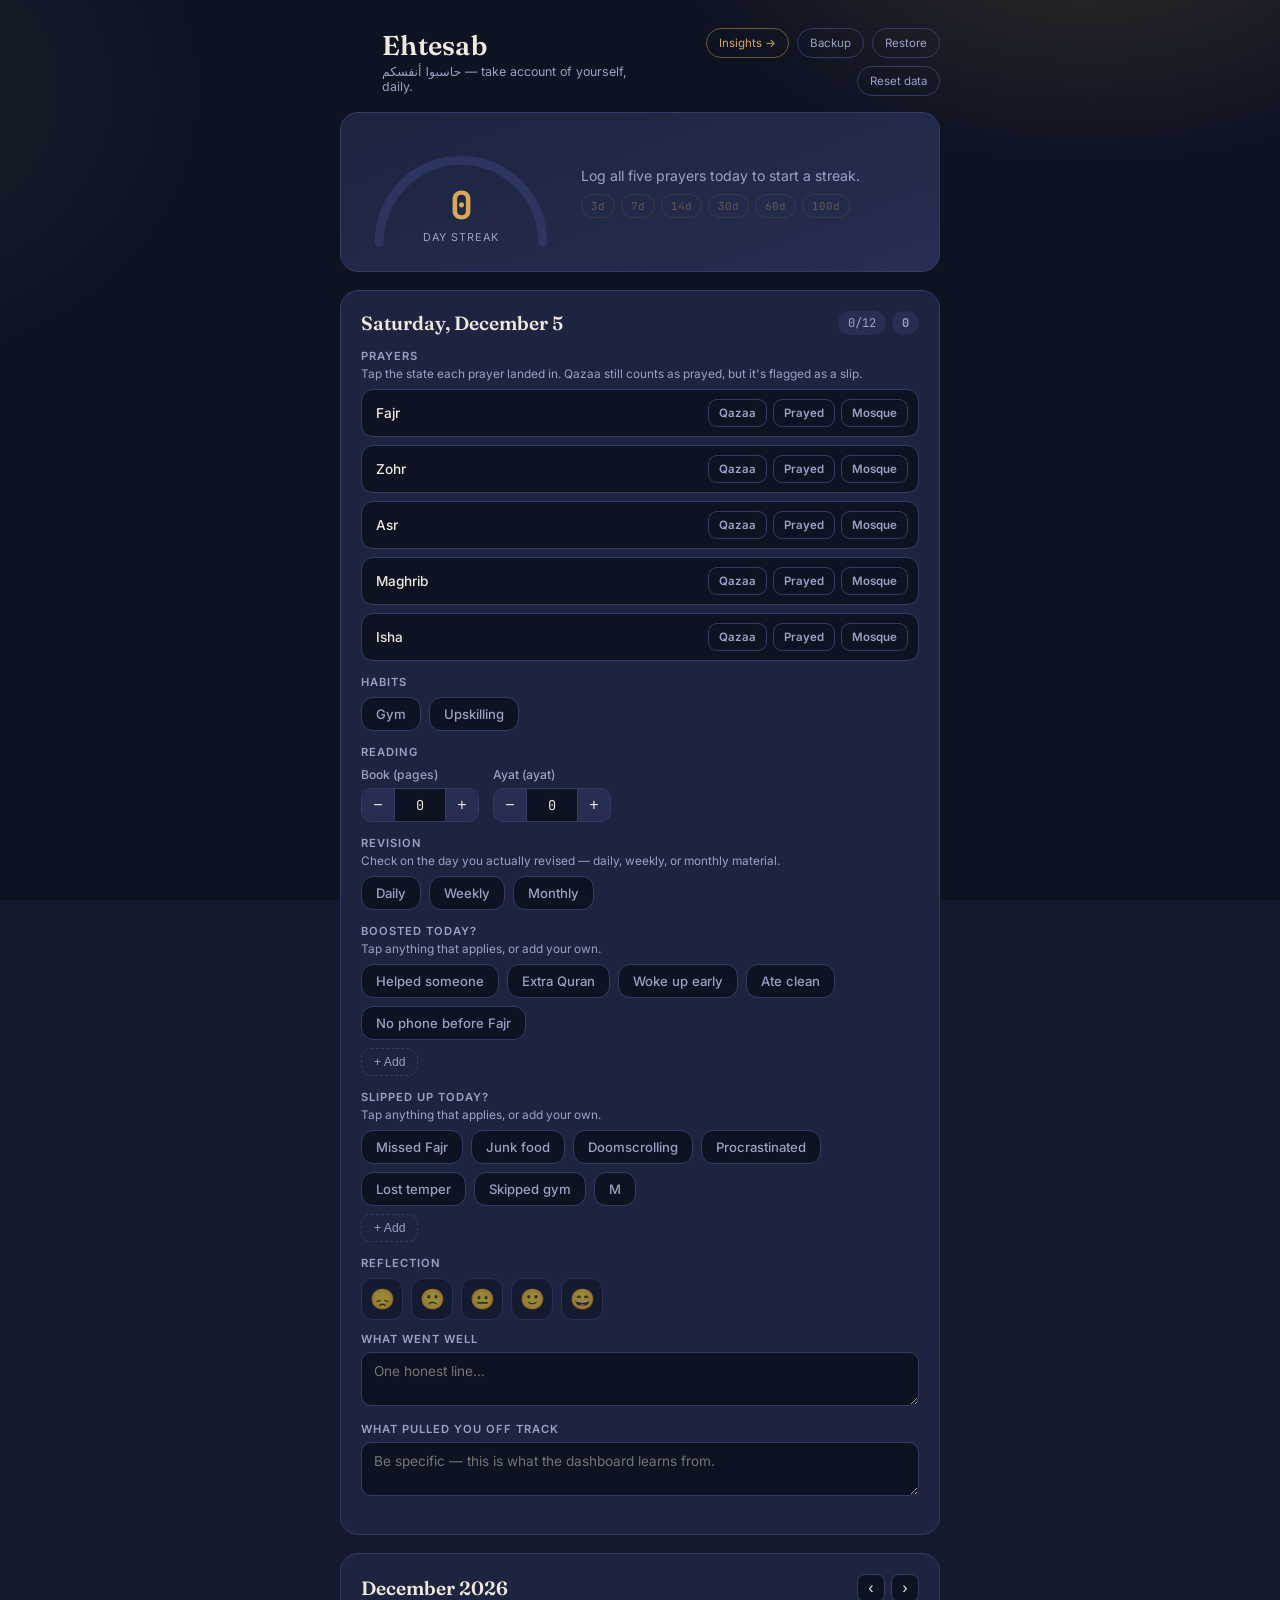
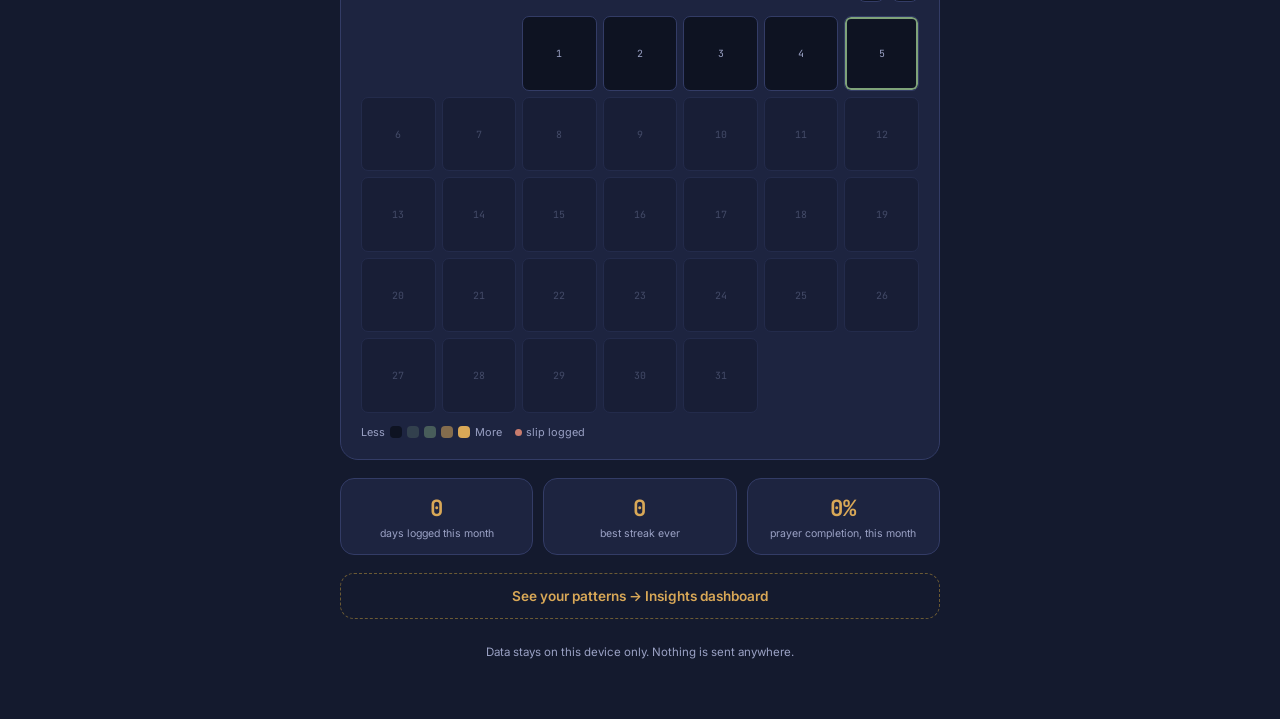
<file: index.html>
<!DOCTYPE html>
<html lang="en">
<head>
<meta charset="UTF-8">
<meta name="viewport" content="width=device-width, initial-scale=1, viewport-fit=cover">
<title>Ehtesab — Daily Tracker</title>
<meta name="theme-color" content="#141A2E">
<link rel="manifest" href="manifest.json">
<link rel="icon" href="icons/icon-192.svg" type="image/svg+xml">
<link rel="apple-touch-icon" href="icons/icon-192.svg">
<link rel="preconnect" href="https://fonts.googleapis.com">
<link rel="preconnect" href="https://fonts.gstatic.com" crossorigin>
<link href="https://fonts.googleapis.com/css2?family=Fraunces:opsz,wght@9..144,400;9..144,500;9..144,600&family=Inter:wght@400;500;600;700&family=JetBrains+Mono:wght@500;700&display=swap" rel="stylesheet">
<link rel="stylesheet" href="style.css">
</head>
<body>

<div class="sky" aria-hidden="true"></div>

<header class="topbar">
  <div class="brand">
    <span class="crescent" aria-hidden="true">
      <svg viewBox="0 0 40 40"><path d="M24 4a16 16 0 1 0 0 32 13 13 0 0 1 0-32z"/></svg>
    </span>
    <div>
      <h1>Ehtesab</h1>
      <p class="tagline">حاسبوا أنفسكم — take account of yourself, daily.</p>
    </div>
  </div>
  <div class="topbar-actions">
    <a href="insights.html" class="ghost-btn accent-btn">Insights →</a>
    <button id="exportBtn" class="ghost-btn" title="Download a backup of all your data">Backup</button>
    <button id="importBtn" class="ghost-btn" title="Restore data from a backup file">Restore</button>
    <input type="file" id="importFile" accept="application/json" style="display:none;">
    <button id="resetBtn" class="ghost-btn" title="Clear all data on this device">Reset data</button>
  </div>
</header>

<main>

  <!-- SIGNATURE ELEMENT: streak arc -->
  <section class="streak-panel" aria-label="Current streak">
    <div class="streak-arc-wrap">
      <svg class="streak-arc" viewBox="0 0 220 130" aria-hidden="true">
        <path id="arcTrack" d="M20,120 A90,90 0 0 1 200,120" />
        <path id="arcFill" d="M20,120 A90,90 0 0 1 200,120" />
      </svg>
      <div class="streak-number">
        <span id="streakCount">0</span>
        <label>day streak</label>
      </div>
    </div>
    <div class="streak-meta">
      <p id="streakMessage">Complete today's five to light the arc.</p>
      <div class="badges" id="badgeRow"></div>
    </div>
  </section>

  <!-- TODAY CHECK-IN -->
  <section class="card" id="checkinCard" aria-label="Daily check-in">
    <div class="card-head">
      <h2 id="todayLabel">Today</h2>
      <div class="pill-group">
        <span class="pill" id="todayProgress">0/12</span>
        <span class="pill score-pill neutral" id="todayScore">+0</span>
      </div>
    </div>

    <p class="readonly-note" id="readonlyNote" style="display:none;">📖 Read-only — this day is outside the 7-day edit window. Tap a date within the last 7 days on the calendar below to edit.</p>

    <div class="group">
      <h3 class="group-label">Prayers</h3>
      <p class="group-hint">Tap the state each prayer landed in. Qazaa still counts as prayed, but it's flagged as a slip.</p>
      <div class="prayer-list" id="prayerList"></div>
    </div>

    <div class="group">
      <h3 class="group-label">Habits</h3>
      <div class="chip-row" id="habitRow"></div>
    </div>

    <div class="group">
      <h3 class="group-label">Reading</h3>
      <div class="reading-row" id="readingRow"></div>
    </div>

    <div class="group">
      <h3 class="group-label">Revision</h3>
      <p class="group-hint">Check on the day you actually revised — daily, weekly, or monthly material.</p>
      <div class="chip-row" id="revisionRow"></div>
    </div>

    <div class="group">
      <h3 class="group-label">Boosted today?</h3>
      <p class="group-hint">Tap anything that applies, or add your own.</p>
      <div class="chip-row positive-row" id="positiveRow"></div>
      <button id="addPositiveBtn" class="add-chip-btn" type="button">+ Add</button>
    </div>

    <div class="group">
      <h3 class="group-label">Slipped up today?</h3>
      <p class="group-hint">Tap anything that applies, or add your own.</p>
      <div class="chip-row negative-row" id="negativeRow"></div>
      <button id="addNegativeBtn" class="add-chip-btn" type="button">+ Add</button>
    </div>

    <div class="group reflection-block">
      <h3 class="group-label">Reflection</h3>
      <div class="mood-row" id="moodRow"></div>
      <label class="reflection-label" for="winField">What went well</label>
      <textarea id="winField" placeholder="One honest line…" rows="2"></textarea>
      <label class="reflection-label" for="slipField">What pulled you off track</label>
      <textarea id="slipField" placeholder="Be specific — this is what the dashboard learns from." rows="2"></textarea>
    </div>
  </section>

  <!-- MONTH MOSAIC -->
  <section class="card" aria-label="Monthly overview">
    <div class="card-head">
      <h2 id="monthLabel">This month</h2>
      <div class="nav-btns">
        <button id="prevMonth" class="icon-btn" aria-label="Previous month">‹</button>
        <button id="nextMonth" class="icon-btn" aria-label="Next month">›</button>
      </div>
    </div>
    <div class="mosaic" id="mosaicGrid"></div>
    <div class="mosaic-legend">
      <span>Less</span>
      <span class="legend-cell l0"></span>
      <span class="legend-cell l1"></span>
      <span class="legend-cell l2"></span>
      <span class="legend-cell l3"></span>
      <span class="legend-cell l4"></span>
      <span>More</span>
      <span class="legend-dot-note"><span class="legend-dot"></span> slip logged</span>
    </div>
  </section>

  <!-- STATS -->
  <section class="stats-row">
    <div class="stat-card">
      <span class="stat-num" id="statMonthDays">0</span>
      <span class="stat-label">days logged this month</span>
    </div>
    <div class="stat-card">
      <span class="stat-num" id="statBestStreak">0</span>
      <span class="stat-label">best streak ever</span>
    </div>
    <div class="stat-card">
      <span class="stat-num" id="statPrayerRate">0%</span>
      <span class="stat-label">prayer completion, this month</span>
    </div>
  </section>

  <a href="insights.html" class="insights-cta">See your patterns → Insights dashboard</a>

</main>

<footer>
  <p>Data stays on this device only. Nothing is sent anywhere.</p>
</footer>

<script src="app.js"></script>
<script>
if ('serviceWorker' in navigator) {
  window.addEventListener('load', () => {
    navigator.serviceWorker.register('sw.js').catch(() => {});
  });
}
</script>
</body>
</html>
</file>
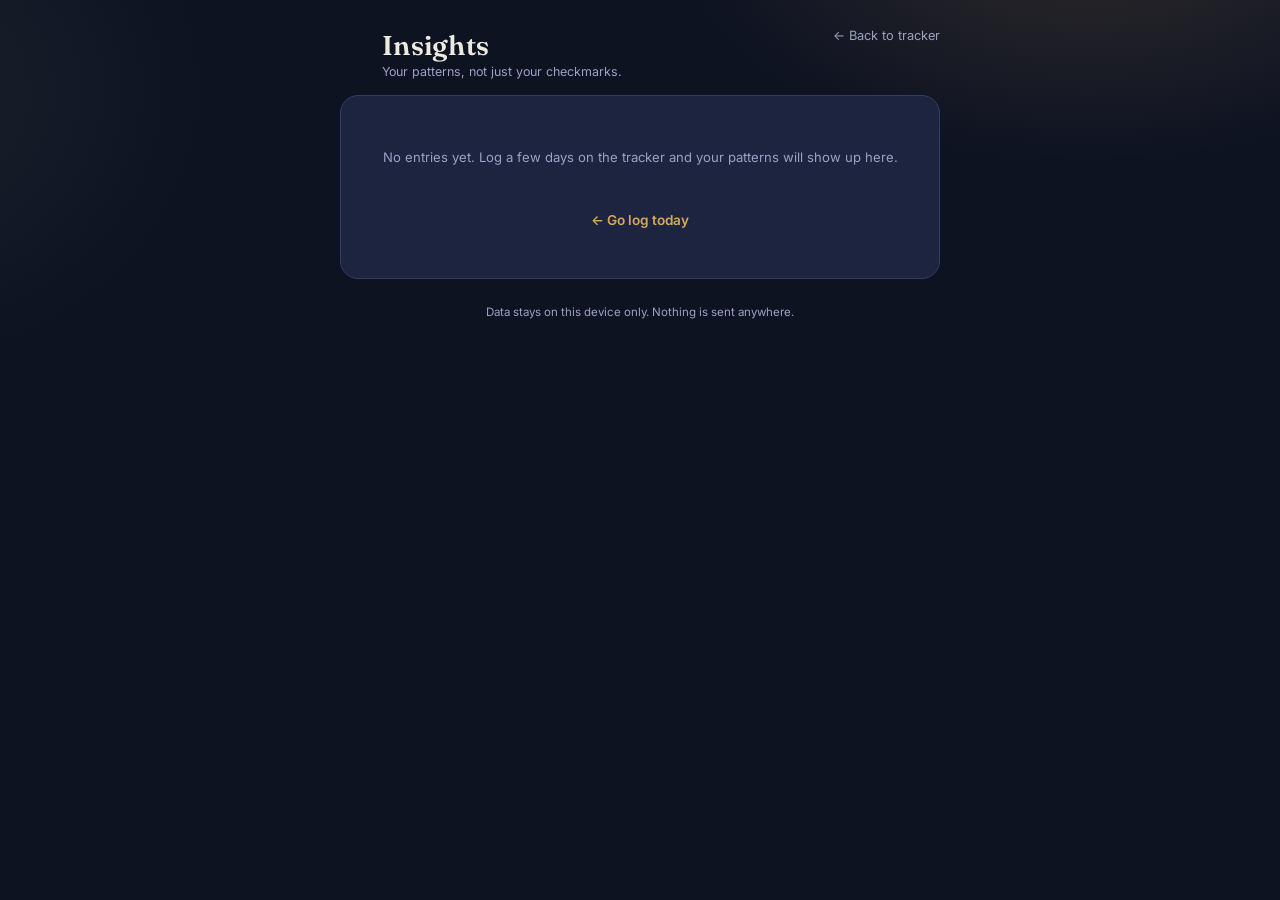
<file: insights.html>
<!DOCTYPE html>
<html lang="en">
<head>
<meta charset="UTF-8">
<meta name="viewport" content="width=device-width, initial-scale=1, viewport-fit=cover">
<title>Insights — Ehtesab</title>
<meta name="theme-color" content="#141A2E">
<link rel="manifest" href="manifest.json">
<link rel="icon" href="icons/icon-192.svg" type="image/svg+xml">
<link rel="apple-touch-icon" href="icons/icon-192.svg">
<link rel="preconnect" href="https://fonts.googleapis.com">
<link rel="preconnect" href="https://fonts.gstatic.com" crossorigin>
<link href="https://fonts.googleapis.com/css2?family=Fraunces:opsz,wght@9..144,400;9..144,500;9..144,600&family=Inter:wght@400;500;600;700&family=JetBrains+Mono:wght@500;700&display=swap" rel="stylesheet">
<link rel="stylesheet" href="style.css">
</head>
<body>

<div class="sky" aria-hidden="true"></div>

<header class="topbar">
  <div class="brand">
    <span class="crescent" aria-hidden="true">
      <svg viewBox="0 0 40 40"><path d="M24 4a16 16 0 1 0 0 32 13 13 0 0 1 0-32z"/></svg>
    </span>
    <div>
      <h1>Insights</h1>
      <p class="tagline">Your patterns, not just your checkmarks.</p>
    </div>
  </div>
  <a href="index.html" class="back-link">← Back to tracker</a>
</header>

<main>

  <section class="insight-callout" aria-label="Auto-generated insights">
    <h2>What your data is telling you</h2>
    <ul class="insight-list" id="insightList"></ul>
  </section>

  <section class="card" aria-label="Net score">
    <div class="card-head"><h2>Net score</h2></div>
    <div class="month-compare" id="monthCompare"></div>
    <div class="score-trend" id="scoreTrend" style="margin-bottom:22px;"></div>
  </section>

  <section class="card" aria-label="Per-habit streaks">
    <div class="card-head"><h2>Streaks by habit</h2></div>
    <div class="streak-list" id="streakList"></div>
  </section>

  <section class="card" aria-label="Per-prayer breakdown">
    <div class="card-head"><h2>Prayer breakdown</h2></div>
    <div id="prayerBreakdownRows"></div>
    <div class="pb-legend">
      <span><span class="pb-swatch" style="background:var(--gold)"></span>Mosque</span>
      <span><span class="pb-swatch" style="background:var(--sage)"></span>Prayed</span>
      <span><span class="pb-swatch" style="background:var(--rose)"></span>Qazaa</span>
    </div>
  </section>

  <section class="card" aria-label="Weekly rhythm">
    <div class="card-head"><h2>Weekly rhythm</h2></div>

    <div class="weekday-block">
      <div class="weekday-title"><span>Gym</span><span class="sub" id="gymRateLabel"></span></div>
      <div class="weekday-bars" id="gymBars"></div>
    </div>

    <div class="weekday-block">
      <div class="weekday-title"><span>Upskilling</span><span class="sub" id="upskillRateLabel"></span></div>
      <div class="weekday-bars" id="upskillBars"></div>
    </div>

    <div class="weekday-block">
      <div class="weekday-title"><span>Prayers on time</span><span class="sub">prayed or mosque</span></div>
      <div class="weekday-bars" id="onTimeBars"></div>
    </div>

    <div class="weekday-block">
      <div class="weekday-title"><span>Qazaa rate</span><span class="sub muted-note">higher = worse</span></div>
      <div class="weekday-bars" id="qazaaBars"></div>
    </div>

    <div class="weekday-block">
      <div class="weekday-title"><span>Daily revision</span><span class="sub" id="revisionRateLabel"></span></div>
      <div class="weekday-bars" id="revisionBars"></div>
    </div>
  </section>

  <section class="card" aria-label="Revision totals">
    <div class="card-head"><h2>Revision totals, this month</h2></div>
    <div class="stats-row" id="revisionStats"></div>
  </section>

  <section class="card" aria-label="Slip patterns">
    <div class="card-head"><h2>Most frequent slips</h2></div>
    <div class="tag-freq-list" id="tagFreqList"></div>
  </section>

  <section class="card" aria-label="Boost patterns">
    <div class="card-head"><h2>Most frequent boosts</h2></div>
    <div class="tag-freq-list" id="posFreqList"></div>
  </section>

  <section class="card" aria-label="Mood, last 14 days">
    <div class="card-head"><h2>Mood — last 14 days</h2></div>
    <div class="mood-sparkline" id="moodSpark"></div>
  </section>

  <section class="card" aria-label="Reading totals">
    <div class="card-head"><h2>Reading totals, this month</h2></div>
    <div class="stats-row" id="readingStats"></div>
  </section>

  <section class="card" aria-label="Monthly report" id="monthlyReportCard">
    <div class="card-head">
      <h2 id="reportMonthLabel">Monthly Report</h2>
      <div class="nav-btns">
        <button id="prevReportMonth" class="icon-btn" aria-label="Previous month">‹</button>
        <button id="nextReportMonth" class="icon-btn" aria-label="Next month">›</button>
      </div>
    </div>

    <div class="stats-row" id="reportSummaryStats"></div>

    <h3 class="report-subhead">Prayer breakdown</h3>
    <div id="reportPrayerBreakdown"></div>
    <div class="pb-legend">
      <span><span class="pb-swatch" style="background:var(--gold)"></span>Mosque</span>
      <span><span class="pb-swatch" style="background:var(--sage)"></span>Prayed</span>
      <span><span class="pb-swatch" style="background:var(--rose)"></span>Qazaa</span>
    </div>

    <h3 class="report-subhead">Top slips</h3>
    <div class="tag-freq-list" id="reportSlips"></div>

    <h3 class="report-subhead">Top boosts</h3>
    <div class="tag-freq-list" id="reportBoosts"></div>

    <h3 class="report-subhead">Reading &amp; revision</h3>
    <div class="stats-row" id="reportReadingRevision"></div>

    <div class="report-export-row">
      <button id="exportExcelBtn" class="ghost-btn accent-btn" type="button">Export Excel</button>
      <button id="exportImageBtn" class="ghost-btn accent-btn" type="button">Export Image</button>
    </div>
    <p class="export-status" id="exportStatus"></p>
  </section>

</main>

<footer>
  <p>Data stays on this device only. Nothing is sent anywhere.</p>
</footer>

<script src="insights.js"></script>
</body>
</html>
</file>
<file: style.css>
:root{
  --bg:            #141A2E;
  --bg-deep:       #0E1322;
  --surface:       #1D2440;
  --surface-2:     #262E52;
  --line:          #333c66;
  --text:          #EFEAE0;
  --text-muted:    #9AA1C4;
  --gold:          #D9A857;
  --gold-soft:     #6b5a34;
  --sage:          #7FA37A;
  --rose:          #C97C6D;
  --radius:        18px;
  --serif: 'Fraunces', Georgia, serif;
  --sans:  'Inter', system-ui, sans-serif;
  --mono:  'JetBrains Mono', ui-monospace, monospace;
}

*{ box-sizing:border-box; }

body{
  margin:0;
  min-height:100vh;
  background:var(--bg);
  color:var(--text);
  font-family:var(--sans);
  padding-bottom:48px;
  position:relative;
  overflow-x:hidden;
}

/* ambient dawn-sky wash behind everything */
.sky{
  position:fixed; inset:0; z-index:-1;
  background:
    radial-gradient(700px 420px at 85% -10%, rgba(217,168,87,0.16), transparent 60%),
    radial-gradient(600px 500px at -10% 10%, rgba(127,163,122,0.10), transparent 55%),
    var(--bg-deep);
}

/* ---------- topbar ---------- */
.topbar{
  display:flex;
  align-items:flex-start;
  justify-content:space-between;
  padding:28px 20px 8px;
  max-width:640px;
  margin:0 auto;
}
.brand{ display:flex; gap:12px; align-items:center; }
.crescent svg{ width:30px; height:30px; fill:var(--gold); }
.brand h1{
  font-family:var(--serif);
  font-weight:600;
  font-size:1.7rem;
  margin:0;
  letter-spacing:0.01em;
}
.tagline{
  margin:2px 0 0;
  font-size:0.78rem;
  color:var(--text-muted);
}
.ghost-btn{
  background:transparent;
  border:1px solid var(--line);
  color:var(--text-muted);
  font-family:var(--sans);
  font-size:0.72rem;
  padding:7px 12px;
  border-radius:999px;
  cursor:pointer;
  transition:border-color .15s, color .15s;
}
.ghost-btn:hover{ border-color:var(--rose); color:var(--rose); }

main{
  max-width:640px;
  margin:0 auto;
  padding:8px 20px 0;
  display:flex;
  flex-direction:column;
  gap:18px;
}

/* ---------- streak arc (signature element) ---------- */
.streak-panel{
  display:flex;
  align-items:center;
  gap:20px;
  background:linear-gradient(160deg, var(--surface), var(--surface-2));
  border:1px solid var(--line);
  border-radius:var(--radius);
  padding:20px;
  flex-wrap:wrap;
}
.streak-arc-wrap{ position:relative; width:200px; flex:0 0 auto; }
.streak-arc{ width:100%; height:auto; display:block; }
.streak-arc path{
  fill:none;
  stroke-linecap:round;
  stroke-width:10;
}
#arcTrack{ stroke:var(--surface-2); stroke:#2C3560; }
#arcFill{
  stroke:var(--gold);
  stroke-dasharray:283;
  stroke-dashoffset:283;
  transition:stroke-dashoffset .6s ease;
  filter:drop-shadow(0 0 6px rgba(217,168,87,0.55));
}
.streak-number{
  position:absolute;
  left:0; right:0; bottom:6px;
  text-align:center;
}
.streak-number span{
  display:block;
  font-family:var(--mono);
  font-weight:700;
  font-size:2.4rem;
  color:var(--gold);
  line-height:1;
}
.streak-number label{
  font-size:0.68rem;
  color:var(--text-muted);
  text-transform:uppercase;
  letter-spacing:0.08em;
}
.streak-meta{ flex:1 1 180px; min-width:180px; }
#streakMessage{
  margin:0 0 10px;
  font-size:0.88rem;
  color:var(--text-muted);
}
.badges{ display:flex; flex-wrap:wrap; gap:6px; }
.badge{
  font-family:var(--mono);
  font-size:0.68rem;
  padding:4px 9px;
  border-radius:999px;
  border:1px solid var(--gold-soft);
  color:var(--gold);
  opacity:0.35;
}
.badge.earned{ opacity:1; background:rgba(217,168,87,0.12); }

/* ---------- cards ---------- */
.card{
  background:var(--surface);
  border:1px solid var(--line);
  border-radius:var(--radius);
  padding:20px;
}
.card-head{
  display:flex;
  align-items:center;
  justify-content:space-between;
  margin-bottom:14px;
}
.card-head h2{
  font-family:var(--serif);
  font-weight:600;
  font-size:1.2rem;
  margin:0;
}
.pill{
  font-family:var(--mono);
  font-size:0.75rem;
  background:var(--surface-2);
  color:var(--text-muted);
  padding:4px 10px;
  border-radius:999px;
}
.group{ margin-bottom:14px; }
.group-label{
  font-size:0.7rem;
  text-transform:uppercase;
  letter-spacing:0.09em;
  color:var(--text-muted);
  margin:0 0 8px;
  font-weight:600;
}
.chip-row{ display:flex; flex-wrap:wrap; gap:8px; }
.chip{
  font-family:var(--sans);
  font-size:0.82rem;
  font-weight:500;
  padding:8px 14px;
  border-radius:12px;
  border:1px solid var(--line);
  background:var(--bg-deep);
  color:var(--text-muted);
  cursor:pointer;
  transition:all .15s ease;
  user-select:none;
}
.chip.prayer.on{ background:rgba(127,163,122,0.16); border-color:var(--sage); color:var(--sage); }
.chip.habit.on{ background:rgba(217,168,87,0.14); border-color:var(--gold); color:var(--gold); }
.chip:active{ transform:scale(0.96); }

.reflection-label{
  display:block;
  font-size:0.7rem;
  text-transform:uppercase;
  letter-spacing:0.09em;
  color:var(--text-muted);
  margin-bottom:6px;
  font-weight:600;
}
textarea{
  width:100%;
  resize:vertical;
  background:var(--bg-deep);
  border:1px solid var(--line);
  border-radius:10px;
  color:var(--text);
  font-family:var(--sans);
  font-size:0.85rem;
  padding:10px 12px;
}
textarea:focus, .chip:focus-visible, .icon-btn:focus-visible, .ghost-btn:focus-visible{
  outline:2px solid var(--gold);
  outline-offset:2px;
}

/* ---------- mosaic (month heatmap) ---------- */
.nav-btns{ display:flex; gap:6px; }
.icon-btn{
  width:28px; height:28px;
  border-radius:8px;
  border:1px solid var(--line);
  background:var(--bg-deep);
  color:var(--text);
  cursor:pointer;
  font-size:1rem;
  line-height:1;
}
.mosaic{
  display:grid;
  grid-template-columns:repeat(7, 1fr);
  gap:6px;
}
.mosaic-cell{
  aspect-ratio:1;
  border-radius:7px;
  background:var(--bg-deep);
  border:1px solid var(--line);
  position:relative;
  display:flex;
  align-items:center;
  justify-content:center;
  font-family:var(--mono);
  font-size:0.62rem;
  color:var(--text-muted);
  cursor:default;
}
.mosaic-cell.empty{ border-color:transparent; background:transparent; }
.mosaic-cell.today{ box-shadow:0 0 0 2px var(--gold) inset; }
.l0{ background:var(--bg-deep); }
.l1{ background:rgba(127,163,122,0.22); color:var(--text); }
.l2{ background:rgba(127,163,122,0.45); color:var(--text); }
.l3{ background:rgba(217,168,87,0.55); color:#20170a; }
.l4{ background:var(--gold); color:#20170a; font-weight:700; }
.mosaic-legend{
  display:flex;
  align-items:center;
  gap:5px;
  margin-top:12px;
  font-size:0.68rem;
  color:var(--text-muted);
}
.legend-cell{ width:12px; height:12px; border-radius:4px; }

/* ---------- stats ---------- */
.stats-row{
  display:grid;
  grid-template-columns:repeat(3, 1fr);
  gap:10px;
}
.stat-card{
  background:var(--surface);
  border:1px solid var(--line);
  border-radius:14px;
  padding:14px 10px;
  text-align:center;
}
.stat-num{
  display:block;
  font-family:var(--mono);
  font-weight:700;
  font-size:1.4rem;
  color:var(--gold);
}
.stat-label{
  display:block;
  font-size:0.66rem;
  color:var(--text-muted);
  margin-top:4px;
  line-height:1.25;
}

footer{
  text-align:center;
  color:var(--text-muted);
  font-size:0.72rem;
  margin-top:26px;
}

@media (max-width:420px){
  .streak-panel{ justify-content:center; text-align:center; }
  .streak-meta{ text-align:center; }
  .badges{ justify-content:center; }
}

@media (prefers-reduced-motion: reduce){
  #arcFill{ transition:none; }
  .chip{ transition:none; }
}

/* ---------- topbar actions ---------- */
.topbar-actions{ display:flex; gap:8px; align-items:center; flex-wrap:wrap; justify-content:flex-end; }
.accent-btn{
  text-decoration:none;
  color:var(--gold);
  border-color:var(--gold-soft);
  display:inline-flex;
  align-items:center;
}
.accent-btn:hover{ border-color:var(--gold); color:var(--gold); }

.group-hint{
  margin:-4px 0 8px;
  font-size:0.74rem;
  color:var(--text-muted);
}

/* ---------- prayer 3-state rows ---------- */
.prayer-list{ display:flex; flex-direction:column; gap:8px; }
.prayer-item{
  display:flex;
  align-items:center;
  justify-content:space-between;
  gap:10px;
  background:var(--bg-deep);
  border:1px solid var(--line);
  border-radius:12px;
  padding:9px 10px 9px 14px;
  flex-wrap:wrap;
}
.prayer-name{ font-size:0.85rem; font-weight:500; min-width:64px; }
.prayer-states{ display:flex; gap:6px; }
.state-btn{
  font-family:var(--sans);
  font-size:0.72rem;
  font-weight:600;
  padding:6px 10px;
  border-radius:9px;
  border:1px solid var(--line);
  background:transparent;
  color:var(--text-muted);
  cursor:pointer;
  transition:all .15s ease;
}
.state-btn:active{ transform:scale(0.95); }
.state-qazaa.on{ background:rgba(201,124,109,0.18); border-color:var(--rose); color:var(--rose); }
.state-prayed.on{ background:rgba(127,163,122,0.16); border-color:var(--sage); color:var(--sage); }
.state-mosque.on{ background:rgba(217,168,87,0.16); border-color:var(--gold); color:var(--gold); }

/* ---------- reading steppers ---------- */
.reading-row{ display:flex; gap:14px; flex-wrap:wrap; }
.reading-item{ display:flex; flex-direction:column; gap:6px; }
.reading-label{ font-size:0.76rem; color:var(--text-muted); font-weight:500; }
.stepper{
  display:flex;
  align-items:center;
  gap:0;
  border:1px solid var(--line);
  border-radius:10px;
  overflow:hidden;
  width:fit-content;
}
.stepper-btn{
  width:32px; height:32px;
  background:var(--surface-2);
  border:none;
  color:var(--text);
  font-size:1rem;
  cursor:pointer;
  line-height:1;
}
.stepper-btn:active{ background:var(--gold-soft); }
.stepper-input{
  width:52px; height:32px;
  text-align:center;
  border:none;
  border-left:1px solid var(--line);
  border-right:1px solid var(--line);
  background:var(--bg-deep);
  color:var(--text);
  font-family:var(--mono);
  font-size:0.85rem;
  -moz-appearance:textfield;
}
.stepper-input::-webkit-outer-spin-button,
.stepper-input::-webkit-inner-spin-button{ -webkit-appearance:none; margin:0; }

/* ---------- negative chips ---------- */
.chip.negative.on{ background:rgba(201,124,109,0.16); border-color:var(--rose); color:var(--rose); }
.chip.positive.on{ background:rgba(127,163,122,0.16); border-color:var(--sage); color:var(--sage); }
.add-chip-btn{
  margin-top:8px;
  background:transparent;
  border:1px dashed var(--line);
  color:var(--text-muted);
  font-size:0.76rem;
  padding:6px 12px;
  border-radius:10px;
  cursor:pointer;
}
.add-chip-btn:hover{ border-color:var(--gold); color:var(--gold); }

/* ---------- mood + reflection ---------- */
.reflection-block .reflection-label{ margin-top:12px; }
.mood-row{ display:flex; gap:8px; margin-bottom:12px; }
.mood-btn{
  font-size:1.25rem;
  width:42px; height:42px;
  border-radius:12px;
  border:1px solid var(--line);
  background:var(--bg-deep);
  cursor:pointer;
  opacity:0.55;
  transition:all .15s ease;
}
.mood-btn.on{ opacity:1; border-color:var(--gold); background:rgba(217,168,87,0.14); transform:scale(1.06); }

/* ---------- slip indicator dot on mosaic ---------- */
.mosaic-cell{ position:relative; }
.slip-dot{
  position:absolute;
  top:3px; right:3px;
  width:6px; height:6px;
  border-radius:50%;
  background:var(--rose);
}
.legend-dot-note{ display:inline-flex; align-items:center; gap:4px; margin-left:8px; }
.legend-dot{ width:7px; height:7px; border-radius:50%; background:var(--rose); display:inline-block; }

.insights-cta{
  display:block;
  text-align:center;
  color:var(--gold);
  text-decoration:none;
  font-size:0.85rem;
  font-weight:600;
  padding:14px;
  border:1px dashed var(--gold-soft);
  border-radius:14px;
}
.insights-cta:hover{ border-color:var(--gold); }

/* ================= INSIGHTS DASHBOARD ================= */
.back-link{
  color:var(--text-muted);
  text-decoration:none;
  font-size:0.8rem;
}
.back-link:hover{ color:var(--gold); }

.insight-callout{
  background:linear-gradient(160deg, var(--surface), var(--surface-2));
  border:1px solid var(--line);
  border-radius:var(--radius);
  padding:18px 20px;
}
.insight-callout h2{
  font-family:var(--serif);
  font-size:1.1rem;
  margin:0 0 10px;
  font-weight:600;
}
.insight-list{ margin:0; padding-left:18px; color:var(--text); font-size:0.86rem; line-height:1.6; }
.insight-list li{ margin-bottom:4px; }
.insight-list .muted{ color:var(--text-muted); }

.weekday-block{ margin-bottom:18px; }
.weekday-block:last-child{ margin-bottom:0; }
.weekday-title{
  display:flex;
  justify-content:space-between;
  align-items:baseline;
  font-size:0.84rem;
  font-weight:600;
  margin-bottom:6px;
}
.weekday-title .sub{ font-size:0.72rem; color:var(--text-muted); font-weight:400; }
.weekday-bars{ display:grid; grid-template-columns:repeat(7,1fr); gap:5px; }
.weekday-col{ display:flex; flex-direction:column; align-items:center; gap:4px; }
.weekday-bar-track{
  width:100%;
  height:56px;
  background:var(--bg-deep);
  border-radius:6px;
  display:flex;
  align-items:flex-end;
  overflow:hidden;
  border:1px solid var(--line);
}
.weekday-bar-fill{
  width:100%;
  background:var(--sage);
  border-radius:6px 6px 0 0;
  transition:height .4s ease;
}
.weekday-bar-fill.neg{ background:var(--rose); }
.weekday-label{ font-size:0.62rem; color:var(--text-muted); font-family:var(--mono); }

.tag-freq-list{ display:flex; flex-direction:column; gap:8px; }
.tag-freq-row{ display:flex; align-items:center; gap:10px; }
.tag-freq-name{ font-size:0.8rem; width:120px; flex:0 0 auto; color:var(--text); }
.tag-freq-track{ flex:1; height:10px; background:var(--bg-deep); border-radius:5px; overflow:hidden; }
.tag-freq-fill{ height:100%; background:var(--rose); border-radius:5px; }
.tag-freq-fill.pos-fill{ background:var(--sage); }
.tag-freq-count{ font-family:var(--mono); font-size:0.72rem; color:var(--text-muted); width:26px; text-align:right; }

.mood-sparkline{ display:flex; align-items:flex-end; gap:4px; height:70px; }
.spark-col{ flex:1; display:flex; flex-direction:column; align-items:center; justify-content:flex-end; height:100%; gap:3px; }
.spark-bar{ width:100%; border-radius:4px 4px 0 0; background:var(--surface-2); }
.spark-bar.has-mood{ background:var(--gold); }
.spark-date{ font-size:0.56rem; color:var(--text-muted); font-family:var(--mono); }

.empty-note{ color:var(--text-muted); font-size:0.82rem; text-align:center; padding:20px 10px; }

@media (max-width:420px){
  .prayer-item{ flex-direction:column; align-items:flex-start; }
  .tag-freq-name{ width:96px; font-size:0.75rem; }
}

/* ---------- read-only day state ---------- */
.readonly-note{
  background:rgba(217,168,87,0.1);
  border:1px solid var(--gold-soft);
  color:var(--gold);
  font-size:0.78rem;
  border-radius:10px;
  padding:10px 12px;
  margin-bottom:16px;
}
.card.readonly .prayer-item,
.card.readonly .stepper{ opacity:0.75; }
button:disabled, input:disabled, textarea:disabled{
  cursor:not-allowed !important;
  opacity:0.5;
}
.state-btn:disabled.on,
.chip:disabled.on,
.mood-btn:disabled.on{ opacity:0.9; }

/* ---------- mosaic cell selection ---------- */
.mosaic-cell{ cursor:pointer; }
.mosaic-cell.future{ cursor:default; opacity:0.3; }
.mosaic-cell.selected{ box-shadow:0 0 0 2px var(--gold) inset; }
.mosaic-cell.selected.today{ box-shadow:0 0 0 2px var(--sage) inset; }

/* ---------- revision chips ---------- */
.chip.revision.on{ background:rgba(217,168,87,0.14); border-color:var(--gold); color:var(--gold); }

/* ---------- score pill ---------- */
.pill-group{ display:flex; gap:6px; }
.score-pill{ font-weight:700; }
.score-pill.positive{ background:rgba(127,163,122,0.18); color:var(--sage); }
.score-pill.negative{ background:rgba(201,124,109,0.18); color:var(--rose); }
.score-pill.neutral{ color:var(--text-muted); }

/* ---------- streaks card ---------- */
.streak-list{ display:flex; flex-direction:column; gap:10px; }
.streak-row{
  display:flex;
  align-items:center;
  justify-content:space-between;
  background:var(--bg-deep);
  border:1px solid var(--line);
  border-radius:12px;
  padding:10px 14px;
}
.streak-row-name{ font-size:0.85rem; font-weight:500; }
.streak-row-nums{ display:flex; gap:14px; }
.streak-row-num{ text-align:center; }
.streak-row-num span{ display:block; font-family:var(--mono); font-weight:700; font-size:1rem; color:var(--gold); }
.streak-row-num label{ font-size:0.6rem; color:var(--text-muted); text-transform:uppercase; letter-spacing:0.06em; }

/* ---------- bipolar score trend ---------- */
.score-trend{ display:flex; align-items:center; gap:4px; height:110px; position:relative; }
.score-col{ flex:1; display:flex; flex-direction:column; align-items:center; height:100%; position:relative; }
.score-baseline{ position:absolute; left:0; right:0; top:50%; height:1px; background:var(--line); }
.score-bar-wrap{ position:relative; width:100%; height:100%; display:flex; align-items:center; }
.score-bar{ position:absolute; left:15%; right:15%; border-radius:3px; }
.score-bar.pos{ background:var(--sage); bottom:50%; }
.score-bar.neg{ background:var(--rose); top:50%; }
.score-date{ position:absolute; bottom:-16px; font-size:0.56rem; color:var(--text-muted); font-family:var(--mono); left:0; right:0; text-align:center; }

.month-compare{ display:flex; gap:12px; margin-bottom:14px; }

/* ---------- per-prayer breakdown ---------- */
.pb-row{ margin-bottom:12px; }
.pb-row:last-child{ margin-bottom:0; }
.pb-row-head{ display:flex; justify-content:space-between; font-size:0.82rem; color:var(--text); margin-bottom:4px; }
.pb-row-head .pb-pct{ color:var(--text-muted); font-family:var(--mono); font-size:0.72rem; }
.pb-track{ display:flex; height:14px; border-radius:7px; overflow:hidden; background:var(--bg-deep); border:1px solid var(--line); }
.pb-seg-mosque{ background:var(--gold); }
.pb-seg-prayed{ background:var(--sage); }
.pb-seg-qazaa{ background:var(--rose); }
.pb-legend{ display:flex; gap:16px; margin-top:14px; font-size:0.74rem; color:var(--text-muted); }
.pb-legend span{ display:flex; align-items:center; gap:6px; }
.pb-swatch{ width:10px; height:10px; border-radius:3px; display:inline-block; }

/* ---------- monthly report ---------- */
.report-subhead{
  font-family:var(--serif);
  font-size:0.95rem;
  font-weight:600;
  margin:20px 0 10px;
  color:var(--text);
}
.report-export-row{
  display:flex;
  gap:10px;
  margin-top:18px;
  flex-wrap:wrap;
}
.report-export-row .ghost-btn{ flex:1; text-align:center; min-width:130px; }
.export-status{
  margin:10px 0 0;
  font-size:0.76rem;
  color:var(--text-muted);
  text-align:center;
  min-height:1em;
}
</file>
